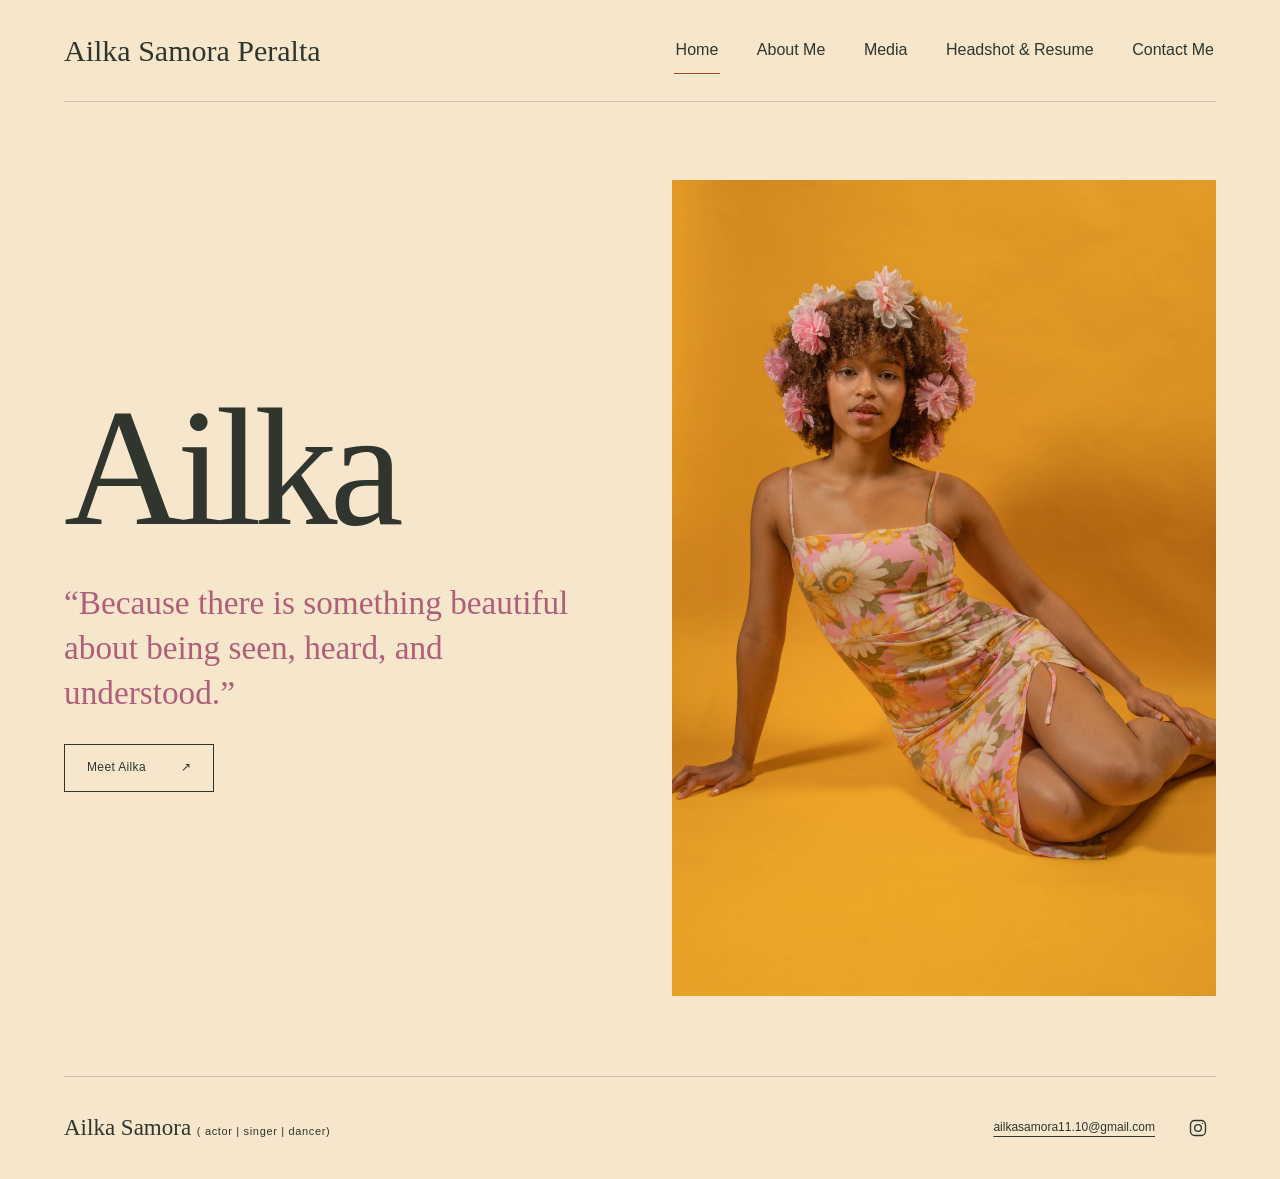
<file: index.html>
<!doctype html>
<html lang="en">
  <head>
    <meta charset="utf-8">
    <meta name="viewport" content="width=device-width, initial-scale=1">
    <title>
      Home | Ailka Samora
    </title>
    <meta name="description" content="Ailka Samora — actor, singer, and dancer. Explore her artist statement, gallery, headshot, resume, and contact information.">
    <link rel="stylesheet" href="stylesheets/index.css">
    <script src="site.js" defer>
    </script>
  </head>
  <body>
    <a class="skip-link" href="#main">
      Skip to content
    </a>
    <header class="site-header wrap">
      <a class="wordmark" href="index.html" aria-label="Ailka home">
        Ailka Samora Peralta
      </a>
      <nav aria-label="Main navigation">
        <a href="index.html" aria-current="page">
          Home
        </a>
        <a href="about.html">
          About Me
        </a>
        <a href="gallery.html">
          Media
        </a>
        <a href="H&amp;R.html">
          Headshot
          &
          Resume
        </a>
        <a href="contact.html">
          Contact Me
        </a>
      </nav>
    </header>
    <main id="main" class="home-main wrap">
      <div class="home-topline">

      </div>
      <div class="home-hero">
        <div class="home-copy">
          <h1 class="home-title">Ailka</h1>
          <div class="home-bottom">
            <p>
              “Because there is something beautiful about being seen, heard, and understood.”
            </p>
            <a class="button" href="about.html">
              Meet Ailka
              <span aria-hidden="true">↗</span>
            </a>
          </div>
        </div>
        <figure class="home-photo">
          <img src="photos/home-page.jpeg" alt="Ailka Samora — home portrait">
        </figure>
      </div>
    </main>
    <footer class="site-footer wrap">
      <p class="footer-name">
        Ailka Samora
        <span class="footer-role">
          ( actor | singer | dancer)
        </span>
      </p>
      <div class="footer-contact">
        <a href="mailto:ailkasamora11.10@gmail.com">
          ailkasamora11.10@gmail.com
        </a>
        <a class="instagram" href="https://www.instagram.com/ailkasamora/" target="_blank" rel="noopener noreferrer" aria-label="Ailka on Instagram (opens in a new tab)">
          <svg viewBox="0 0 24 24" fill="none" stroke="currentColor" stroke-width="1.6" aria-hidden="true">
            <rect x="3" y="3" width="18" height="18" rx="5"/>
            
            <circle cx="12" cy="12" r="4"/>
            
            <circle cx="17.5" cy="6.5" r=".8" fill="currentColor" stroke="none"/>
            
          </svg>
        </a>
      </div>
    </footer>
  </body>
</html>
</file>
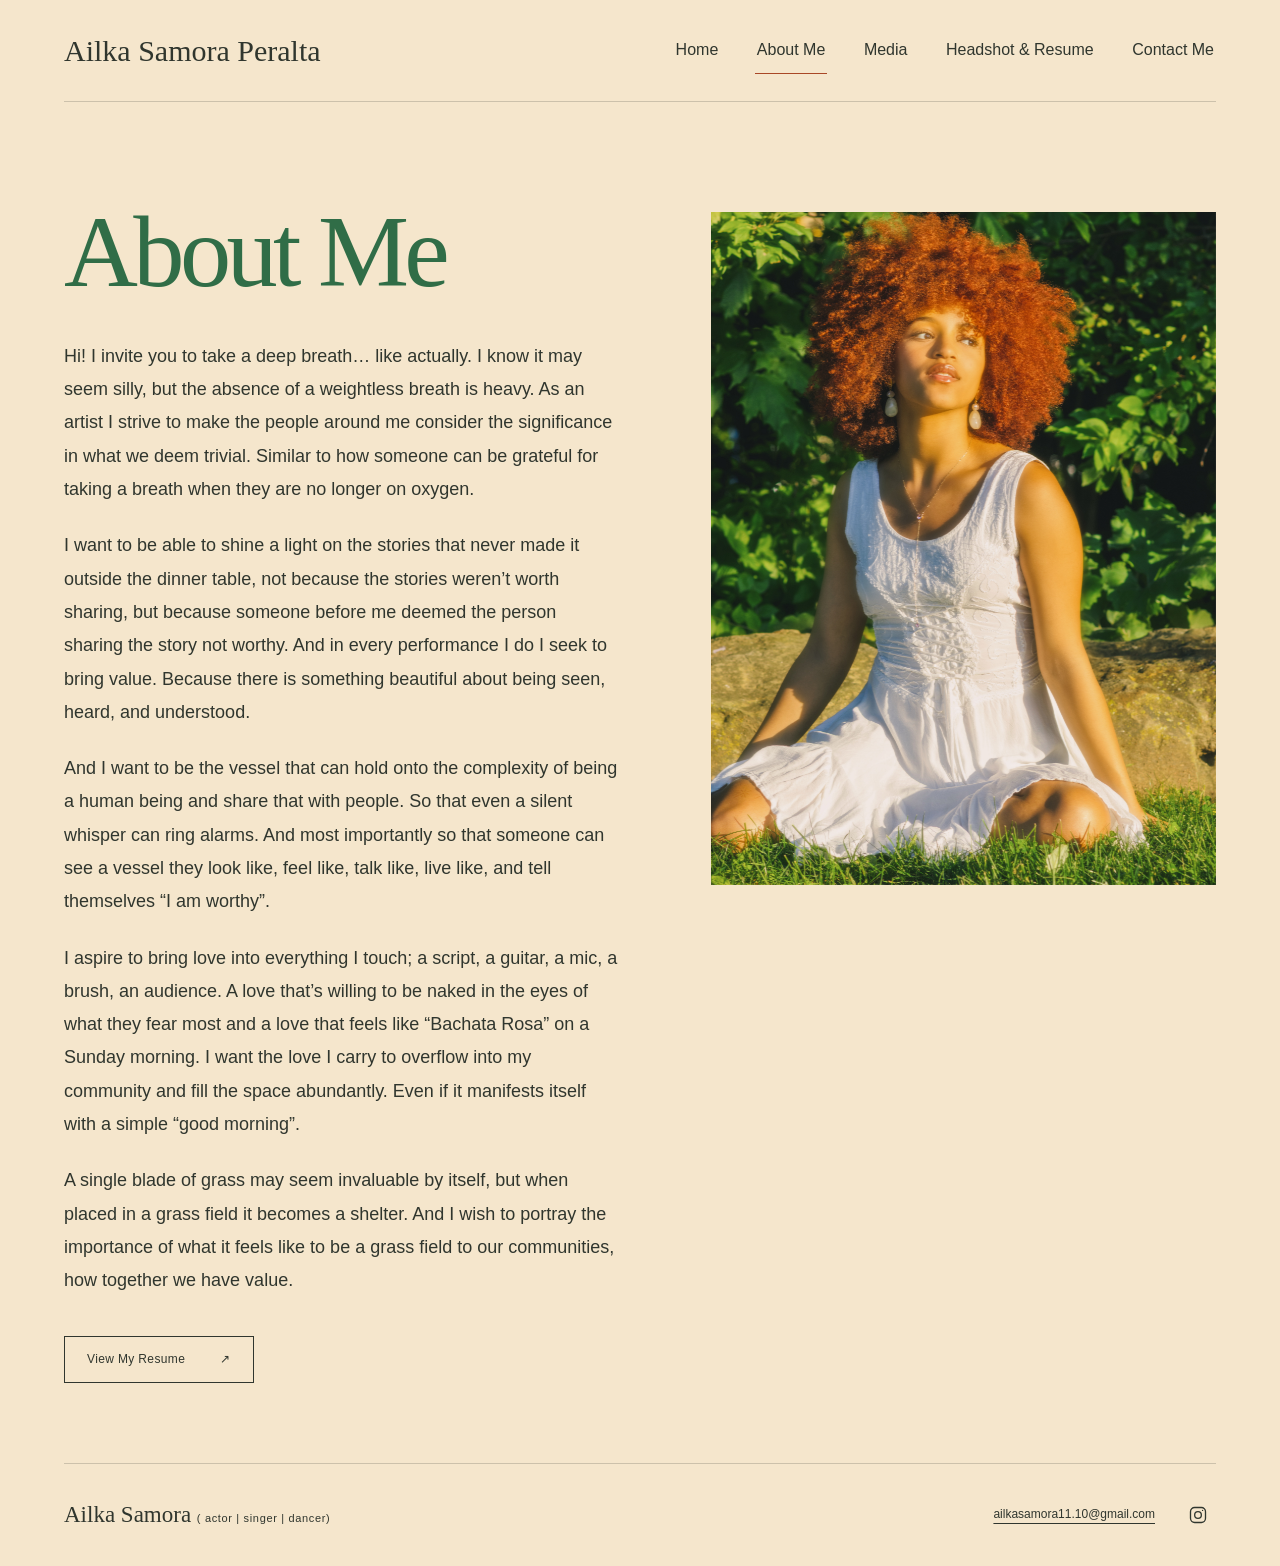
<file: about.html>
<!doctype html>
<html lang="en">
  <head>
    <meta charset="utf-8">
    <meta name="viewport" content="width=device-width, initial-scale=1">
    <title>
      About Me | Ailka Samora
    </title>
    <meta name="description" content="Ailka Samora — actor, singer, and dancer. Explore her artist statement, gallery, headshot, resume, and contact information.">
    <link rel="stylesheet" href="stylesheets/about.css">
    <script src="site.js" defer>
    </script>
  </head>
  <body>
    <a class="skip-link" href="#main">
      Skip to content
    </a>
    <header class="site-header wrap">
      <a class="wordmark" href="index.html" aria-label="Ailka home">
        Ailka Samora Peralta
      </a>
      <nav aria-label="Main navigation">
        <a href="index.html">
          Home
        </a>
        <a href="about.html" aria-current="page">
          About Me
        </a>
        <a href="gallery.html">
          Media
        </a>
        <a href="H&amp;R.html">
          Headshot
          &
          Resume
        </a>
        <a href="contact.html">
          Contact Me
        </a>
      </nav>
    </header>
    <main id="main" class="about-layout wrap">
      <section class="about-copy">
        <h1>
          About Me
        </h1>
        <div class="statement">
          <p>
            Hi! I invite you to take a deep breath… like actually. I know it may seem silly, but the absence of a weightless breath is heavy. As an artist I strive to make the people around me consider the significance in what we deem trivial. Similar to how someone can be grateful for taking a breath when they are no longer on oxygen.
          </p>
          <p>
            I want to be able to shine a light on the stories that never made it outside the dinner table, not because the stories weren’t worth sharing, but because someone before me deemed the person sharing the story not worthy. And in every performance I do I seek to bring value. Because there is something beautiful about being seen, heard, and understood.
          </p>
          <p>
            And I want to be the vessel that can hold onto the complexity of being a human being and share that with people. So that even a silent whisper can ring alarms. And most importantly so that someone can see a vessel they look like, feel like, talk like, live like, and tell themselves “I am worthy”.
          </p>
          <p>
            I aspire to bring love into everything I touch; a script, a guitar, a mic, a brush, an audience. A love that’s willing to be naked in the eyes of what they fear most and a love that feels like “Bachata Rosa” on a Sunday morning. I want the love I carry to overflow into my community and fill the space abundantly. Even if it manifests itself with a simple “good morning”.
          </p>
          <p>
            A single blade of grass may seem invaluable by itself, but when placed in a grass field it becomes a shelter. And I wish to portray the importance of what it feels like to be a grass field to our communities, how together we have value.
          </p>
        </div>
        <a class="button" href="H&amp;R.html">
          View My Resume
          <span aria-hidden="true">
            ↗
          </span>
        </a>
      </section>
      <figure class="about-photo">
        <img src="photos/about-me.jpeg" alt="Portrait of Ailka Samora" >
      </figure>
    </main>
    <footer class="site-footer wrap">
      <p class="footer-name">
        Ailka Samora
        <span class="footer-role">
          ( actor | singer | dancer)
        </span>
      </p>
      <div class="footer-contact">
        <a href="mailto:ailkasamora11.10@gmail.com">
          ailkasamora11.10@gmail.com
        </a>
        <a class="instagram" href="https://www.instagram.com/ailkasamora/" target="_blank" rel="noopener noreferrer" aria-label="Ailka on Instagram (opens in a new tab)">
          <svg viewBox="0 0 24 24" fill="none" stroke="currentColor" stroke-width="1.6" aria-hidden="true">
            <rect x="3" y="3" width="18" height="18" rx="5"/>
            
            <circle cx="12" cy="12" r="4"/>
            
            <circle cx="17.5" cy="6.5" r=".8" fill="currentColor" stroke="none"/>
            
          </svg>
        </a>
      </div>
    </footer>
  </body>
</html>
</file>
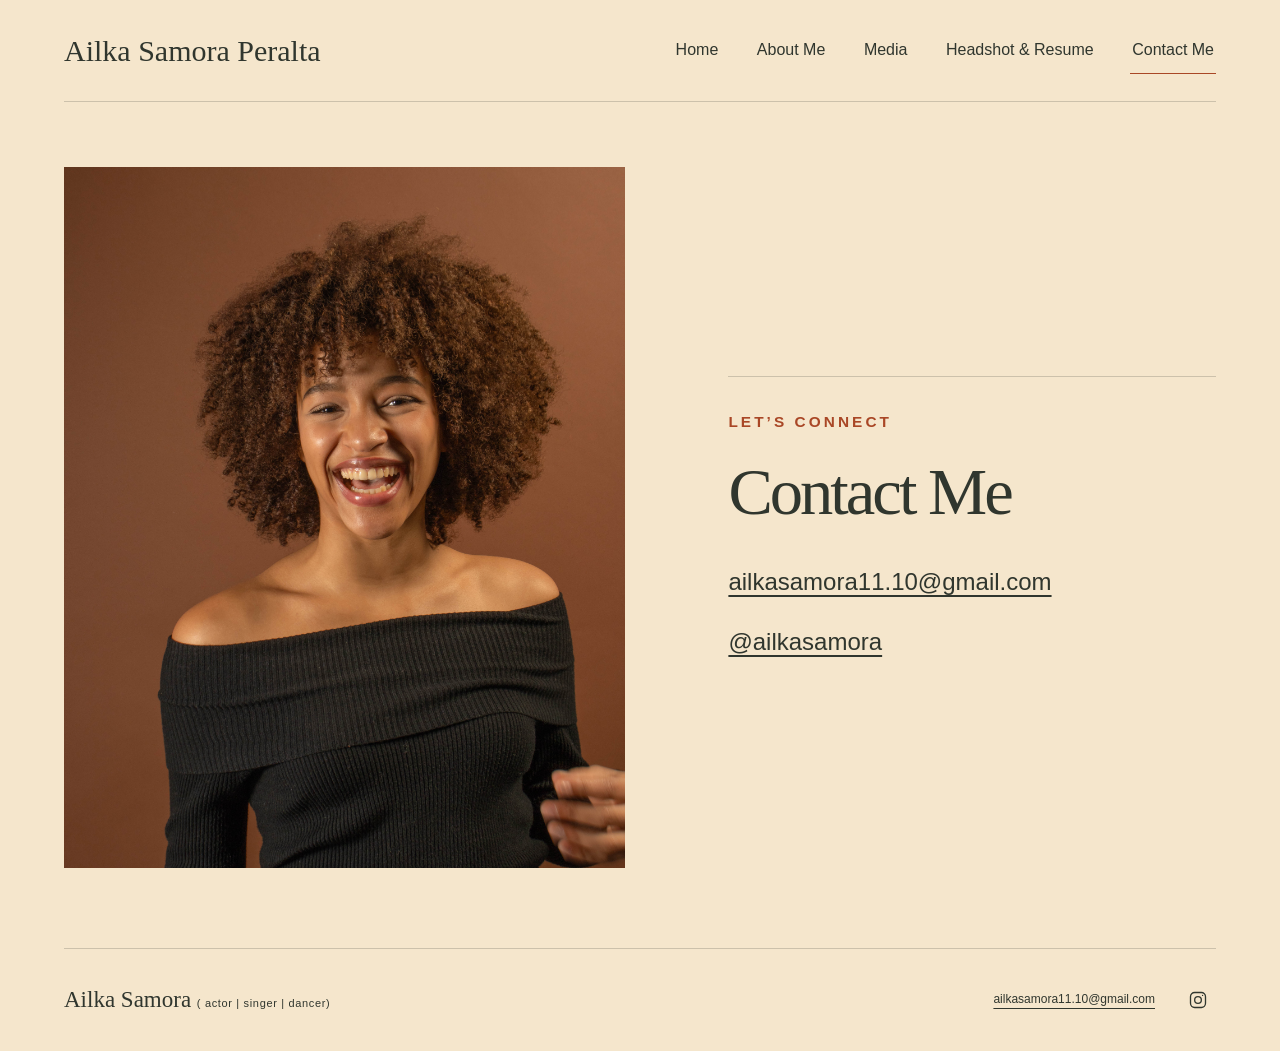
<file: contact.html>
<!doctype html>
<html lang="en">
  <head>
    <meta charset="utf-8">
    <meta name="viewport" content="width=device-width, initial-scale=1">
    <title>
      Contact Me | Ailka Samora
    </title>
    <meta name="description" content="Ailka Samora — actor, singer, and dancer. Explore her artist statement, gallery, headshot, resume, and contact information.">
    <link rel="stylesheet" href="stylesheets/contact.css">
    <script src="site.js" defer>
    </script>
  </head>
  <body>
    <a class="skip-link" href="#main">
      Skip to content
    </a>
    <header class="site-header wrap">
      <a class="wordmark" href="index.html" aria-label="Ailka home">
        Ailka Samora Peralta
      </a>
      <nav aria-label="Main navigation">
        <a href="index.html">
          Home
        </a>
        <a href="about.html">
          About Me
        </a>
        <a href="gallery.html">
          Media
        </a>
        <a href="H&amp;R.html">
          Headshot
          &
          Resume
        </a>
        <a href="contact.html" aria-current="page">
          Contact Me
        </a>
      </nav>
    </header>
    <main id="main" class="contact-layout wrap">
      <section class="contact-portrait">
        <img src="photos/contact.jpeg" data-fallback="photos/photo-placeholder.svg" alt="Ailka Samora headshot" >
      </section>
      <section class="contact-copy">
        <p class="eyebrow">
          Let’s connect
        </p>
        <h2>
          Contact Me
        </h2>
        <a href="mailto:ailkasamora11.10@gmail.com">
          ailkasamora11.10@gmail.com
        </a>
        <a href="https://www.instagram.com/ailkasamora/" target="_blank" rel="noopener noreferrer">
          @ailkasamora
        </a>
      </section>
    </main>
    <footer class="site-footer wrap">
      <p class="footer-name">
        Ailka Samora
        <span class="footer-role">
          ( actor | singer | dancer)
        </span>
      </p>
      <div class="footer-contact">
        <a href="mailto:ailkasamora11.10@gmail.com">
          ailkasamora11.10@gmail.com
        </a>
        <a class="instagram" href="https://www.instagram.com/ailkasamora/" target="_blank" rel="noopener noreferrer" aria-label="Ailka on Instagram (opens in a new tab)">
          <svg viewBox="0 0 24 24" fill="none" stroke="currentColor" stroke-width="1.6" aria-hidden="true">
            <rect x="3" y="3" width="18" height="18" rx="5"/>
            
            <circle cx="12" cy="12" r="4"/>
            
            <circle cx="17.5" cy="6.5" r=".8" fill="currentColor" stroke="none"/>
            
          </svg>
        </a>
      </div>
    </footer>
  </body>
</html>
</file>
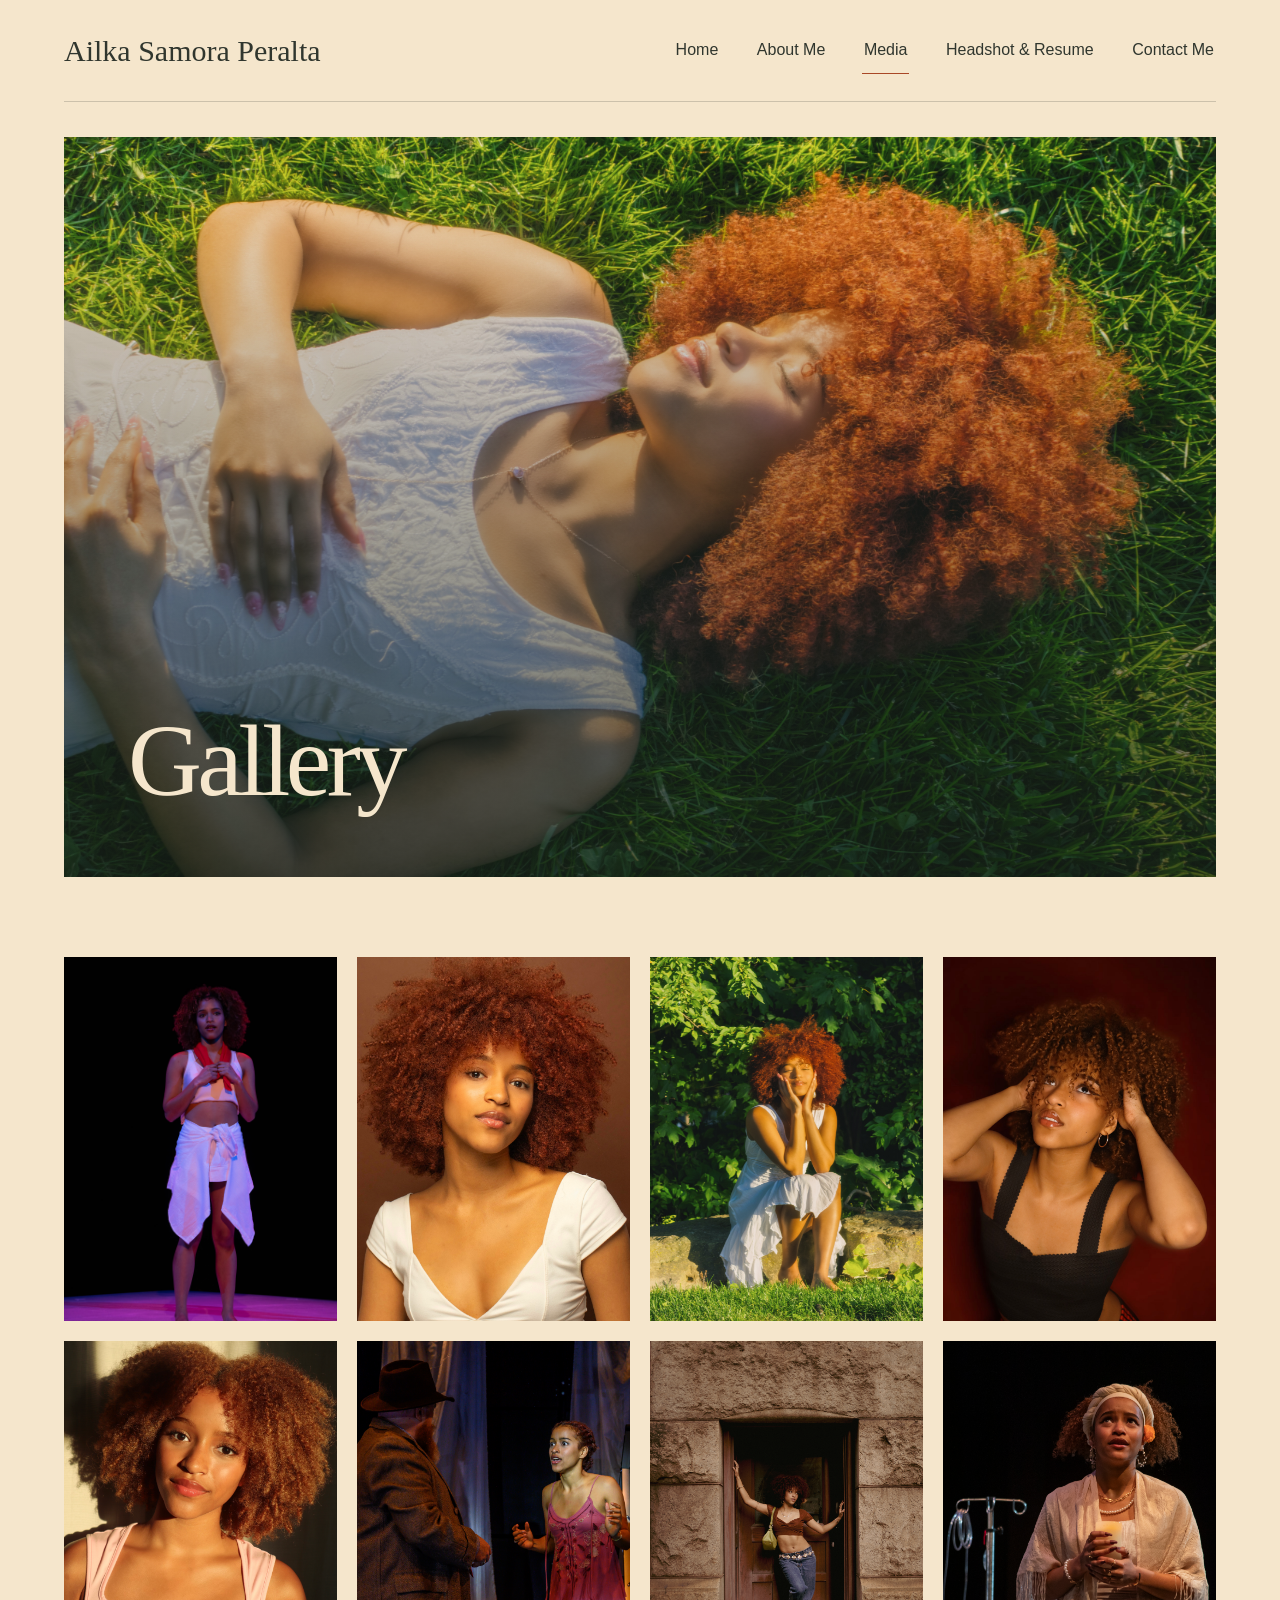
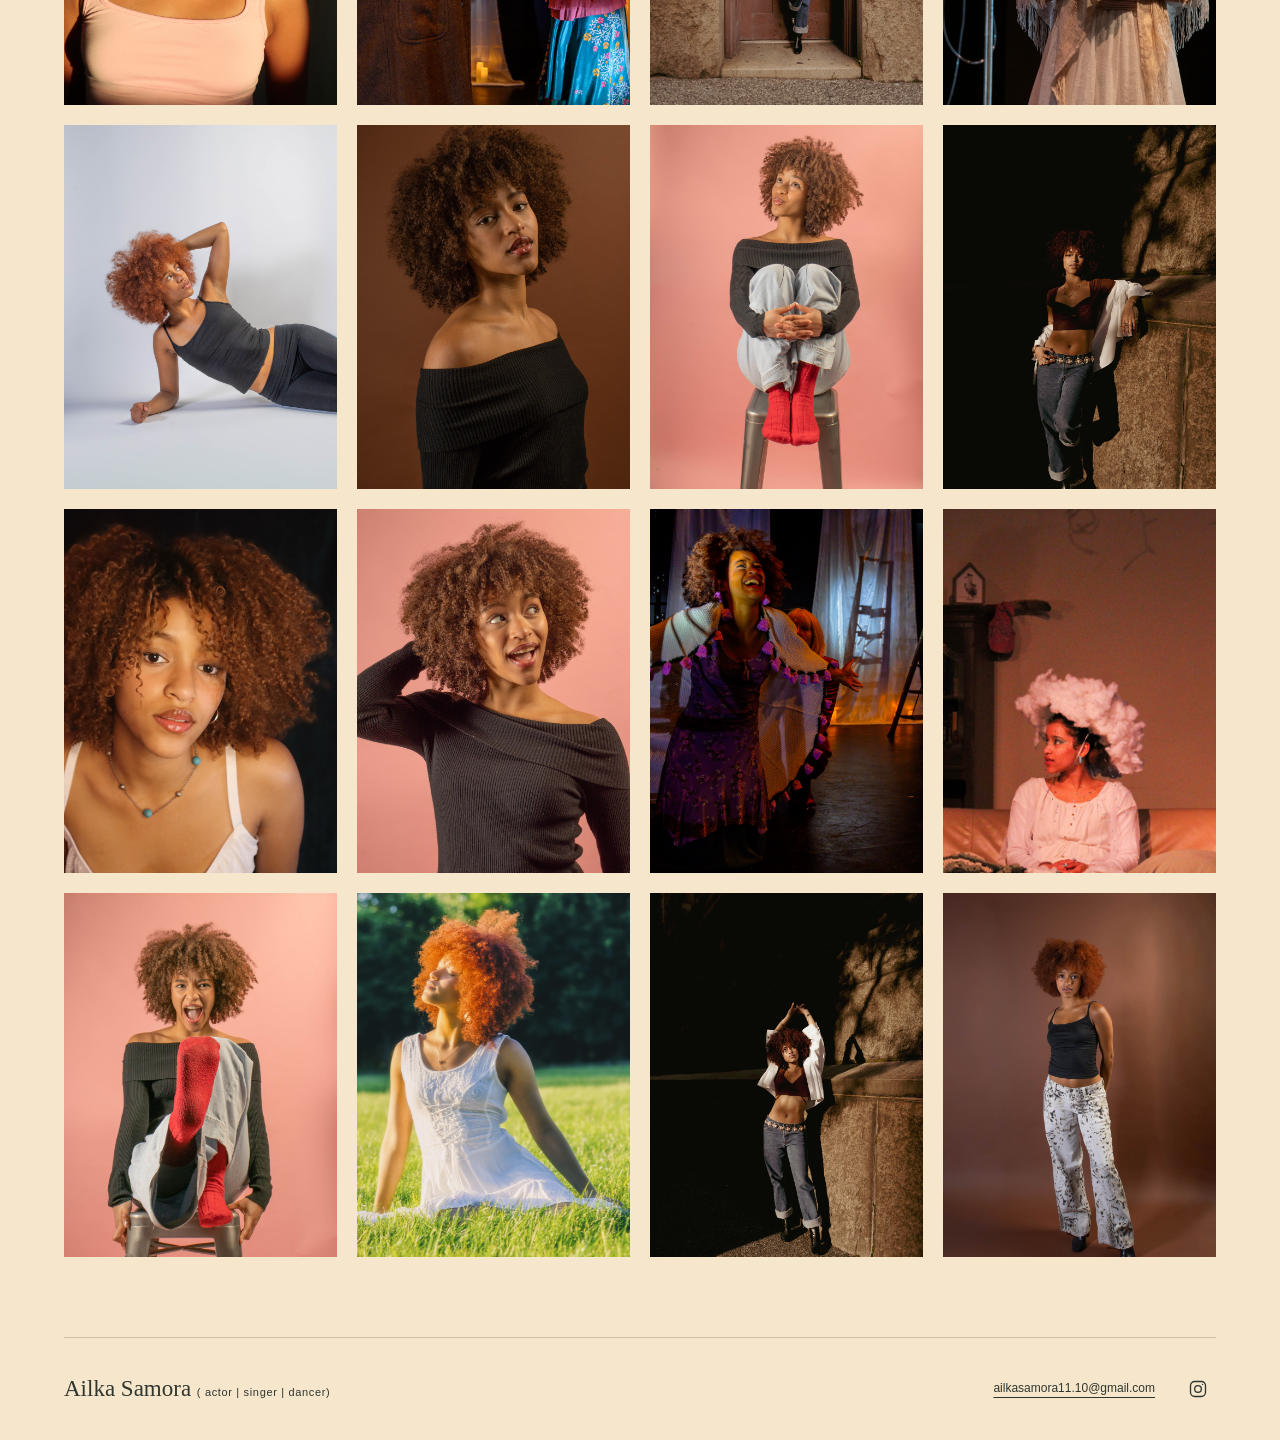
<file: gallery.html>
<!doctype html>
<html lang="en">
  <head>
    <meta charset="utf-8">
    <meta name="viewport" content="width=device-width, initial-scale=1">
    <title>
      Gallery | Ailka Samora
    </title>
    <meta name="description" content="Ailka Samora — actor, singer, and dancer. Explore her artist statement, gallery, headshot, resume, and contact information.">
    <link rel="stylesheet" href="stylesheets/gallery.css">
    <script src="site.js" defer>
    </script>
  </head>
  <body>
    <a class="skip-link" href="#main">
      Skip to content
    </a>
    <header class="site-header wrap">
      <a class="wordmark" href="index.html" aria-label="Ailka home">
        Ailka Samora Peralta
      </a>
      <nav aria-label="Main navigation">
        <a href="index.html">
          Home
        </a>
        <a href="about.html">
          About Me
        </a>
        <a href="gallery.html" aria-current="page">
          Media
        </a>
        <a href="H&amp;R.html">
          Headshot
          &
          Resume
        </a>
        <a href="contact.html">
          Contact Me
        </a>
      </nav>
    </header>
    <main id="main">
      <section class="photo-hero wrap">
        <img src="photos/gallery-header.jpeg" alt="Ailka Samora — portrait" >
        <div>
          <h1>
            Gallery
          </h1>
        </div>
      </section>
      <section class="wrap" aria-label="Photo gallery">
        <div class="gallery-intro">
        </div>
        <div class="gallery-grid">
          <figure>
            <img src="photos/gallery1.jpeg" alt="Ailka Samora — gallery photo 1" >
          </figure>
          <figure>
            <img src="photos/gallery2.jpeg" alt="Ailka Samora — gallery photo 2" >
          </figure>
          <figure>
            <img src="photos/gallery3.jpeg" alt="Ailka Samora — gallery photo 3" >
          </figure>
          <figure>
            <img src="photos/gallery4.jpeg" alt="Ailka Samora — gallery photo 4" >
          </figure>
          <figure>
            <img src="photos/gallery5.jpeg" alt="Ailka Samora — gallery photo 5" >
          </figure>
          <figure>
            <img src="photos/gallery6.jpeg" alt="Ailka Samora — gallery photo 6" >
          </figure>
          <figure>
            <img src="photos/gallery7.jpeg" alt="Ailka Samora — gallery photo 7" >
          </figure>
          <figure>
            <img src="photos/gallery8.jpeg" alt="Ailka Samora — gallery photo 8" >
          </figure>
          <figure>
            <img src="photos/gallery9.jpeg" alt="Ailka Samora — gallery photo 9" >
          </figure>
          <figure>
            <img src="photos/gallery10.jpeg" alt="Ailka Samora — gallery photo 10" >
          </figure>
          <figure>
            <img src="photos/gallery11.jpeg" alt="Ailka Samora — gallery photo 11" >
          </figure>
          <figure>
            <img src="photos/gallery12.jpeg" alt="Ailka Samora — gallery photo 12" >
          </figure>
          <figure>
            <img src="photos/gallery13.jpeg" alt="Ailka Samora — gallery photo 13" >
          </figure>
          <figure>
            <img src="photos/gallery14.jpeg" alt="Ailka Samora — gallery photo 14" >
          </figure>
          <figure>
            <img src="photos/gallery15.jpeg" alt="Ailka Samora — gallery photo 15" >
          </figure>
          <figure>
            <img src="photos/gallery16.jpeg" alt="Ailka Samora — gallery photo 16" >
          </figure>
          <figure>
            <img src="photos/gallery17.jpeg" alt="Ailka Samora — gallery photo 17" >
          </figure>
          <figure>
            <img src="photos/gallery18.jpeg" alt="Ailka Samora — gallery photo 18" >
          </figure>
          <figure>
            <img src="photos/gallery19.jpeg" alt="Ailka Samora — gallery photo 19" >
          </figure>
          <figure>
            <img src="photos/gallery20.jpeg" alt="Ailka Samora — gallery photo 20" >
          </figure>
        </div>
      </section>
    </main>
    <footer class="site-footer wrap">
      <p class="footer-name">
        Ailka Samora
        <span class="footer-role">
          ( actor | singer | dancer)
        </span>
      </p>
      <div class="footer-contact">
        <a href="mailto:ailkasamora11.10@gmail.com">
          ailkasamora11.10@gmail.com
        </a>
        <a class="instagram" href="https://www.instagram.com/ailkasamora/" target="_blank" rel="noopener noreferrer" aria-label="Ailka on Instagram (opens in a new tab)">
          <svg viewBox="0 0 24 24" fill="none" stroke="currentColor" stroke-width="1.6" aria-hidden="true">
            <rect x="3" y="3" width="18" height="18" rx="5"/>
            
            <circle cx="12" cy="12" r="4"/>
            
            <circle cx="17.5" cy="6.5" r=".8" fill="currentColor" stroke="none"/>
            
          </svg>
        </a>
      </div>
    </footer>
  </body>
</html>
</file>
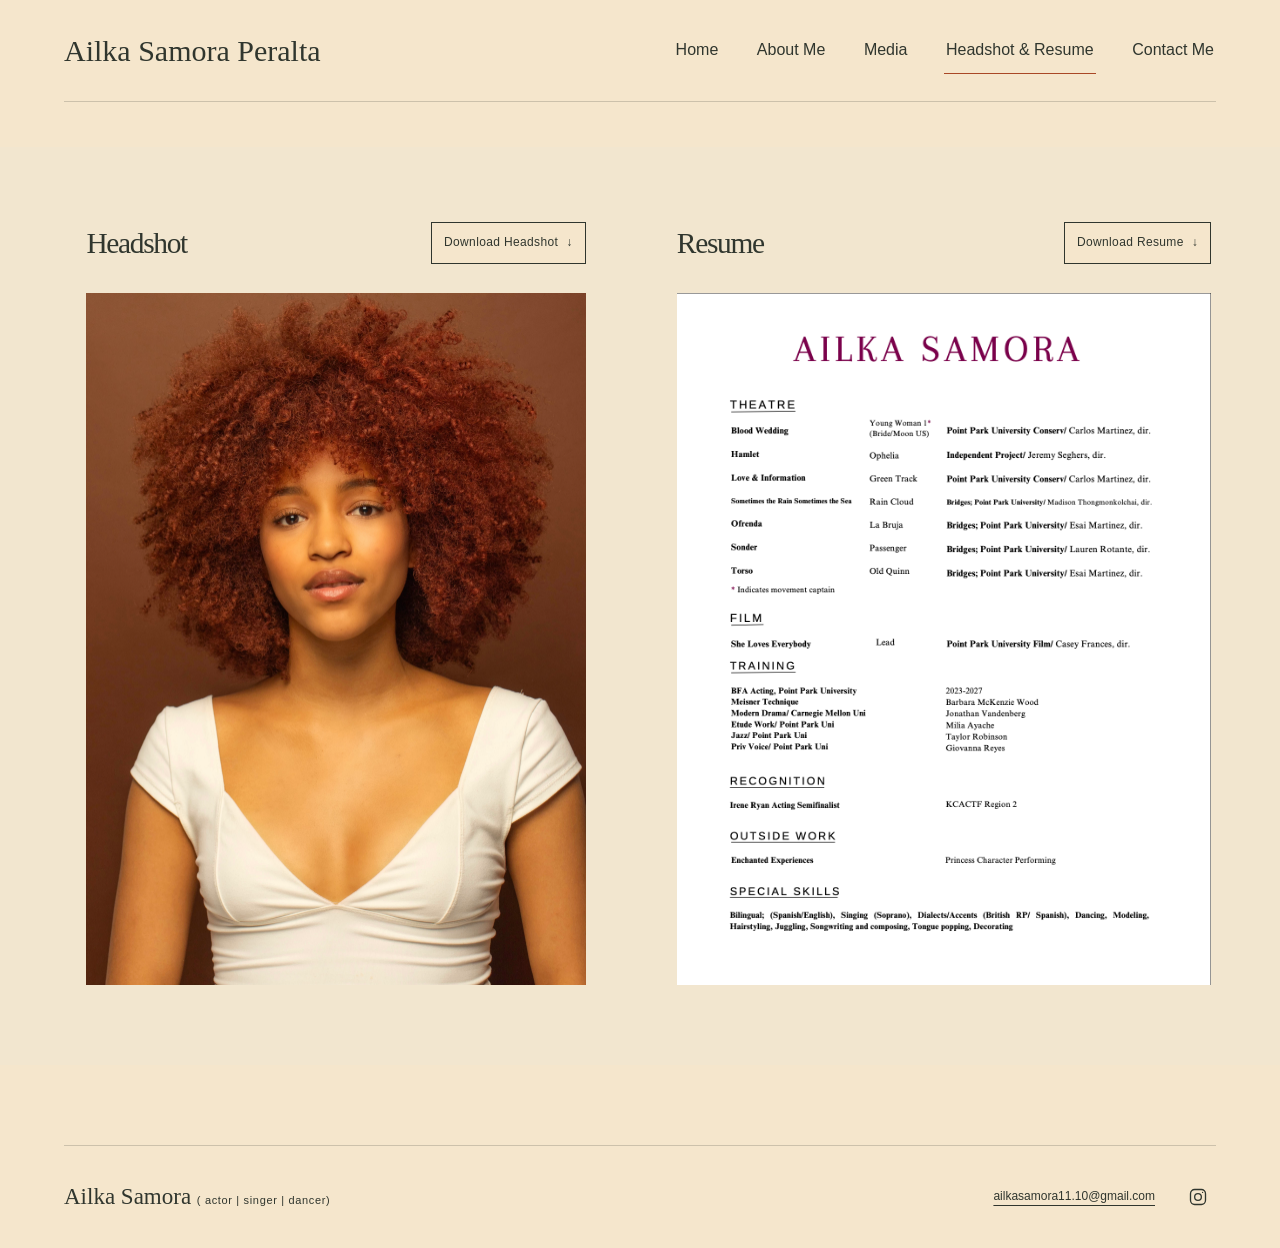
<file: H&R.html>
<!doctype html>
<html lang="en">
  <head>
    <meta charset="utf-8">
    <meta name="viewport" content="width=device-width, initial-scale=1">
    <title>
      Headshot and Resume | Ailka Samora
    </title>
    <meta name="description" content="Ailka Samora — actor, singer, and dancer. Explore her artist statement, gallery, headshot, resume, and contact information.">
    <link rel="stylesheet" href="stylesheets/H&amp;R.css">
    <script src="site.js" defer>
    </script>
  </head>
  <body>
    <a class="skip-link" href="#main">
      Skip to content
    </a>
    <header class="site-header wrap">
      <a class="wordmark" href="index.html" aria-label="Ailka home">
        Ailka Samora Peralta
      </a>
      <nav aria-label="Main navigation">
        <a href="index.html">
          Home
        </a>
        <a href="about.html">
          About Me
        </a>
        <a href="gallery.html">
          Media
        </a>
        <a href="H&amp;R.html" aria-current="page">
          Headshot
          &
          Resume
        </a>
        <a href="contact.html">
          Contact Me
        </a>
      </nav>
    </header>
    <main id="main">

      <div class="resource-section">
        <div class="resource-grid wrap">
          <section>
            <div class="resource-heading">
              <h2>
                Headshot
              </h2>
              <a id="download-headshot" class="button" href="photos/headshot.jpeg" download="Ailka-Samora-Headshot.jpeg">
                Download Headshot
                <span aria-hidden="true">
                  ↓
                </span>
              </a>
            </div>
            <img src="photos/headshot.jpeg" alt="Ailka Samora headshot" class="resource-image" data-download="download-headshot">
          </section>
          <section>
            <div class="resource-heading">
              <h2>
                Resume
              </h2>
              <a id="download-resume" class="button" href="resume/ailka-resume.pdf" download="Ailka-Samora-Resume.pdf">
                Download Resume
                <span aria-hidden="true">
                  ↓
                </span>
              </a>
            </div>
            <img src="resume/ailka-resume.png" alt="Ailka Samora resume" class="resource-image" data-download="download-resume">
          </section>
        </div>
      </div>
    </main>
    <footer class="site-footer wrap">
      <p class="footer-name">
        Ailka Samora
        <span class="footer-role">
          ( actor | singer | dancer)
        </span>
      </p>
      <div class="footer-contact">
        <a href="mailto:ailkasamora11.10@gmail.com">
          ailkasamora11.10@gmail.com
        </a>
        <a class="instagram" href="https://www.instagram.com/ailkasamora/" target="_blank" rel="noopener noreferrer" aria-label="Ailka on Instagram (opens in a new tab)">
          <svg viewBox="0 0 24 24" fill="none" stroke="currentColor" stroke-width="1.6" aria-hidden="true">
            <rect x="3" y="3" width="18" height="18" rx="5"/>
            
            <circle cx="12" cy="12" r="4"/>
            
            <circle cx="17.5" cy="6.5" r=".8" fill="currentColor" stroke="none"/>
            
          </svg>
        </a>
      </div>
    </footer>
  </body>
</html>
</file>
<file: stylesheets/index.css>
@import url("shared.css");

/* Name and quote on the left; the entire photograph on the right. */
.home-hero {
  display: grid;
  grid-template-columns: minmax(0, 1fr) minmax(0, 1fr);
  align-items: center;
  gap: clamp(24px, 5vw, 80px);
  padding-top: 30px;
}

.home-copy {
  min-width: 0;
}

.home-title {
  font-size: clamp(80px, 13vw, 200px);
  line-height: 1;
  padding: 0;
}

.home-bottom {
  flex-direction: column;
  align-items: flex-start;
  gap: 28px;
  padding-top: 30px;
}

.home-bottom p {
  color: var(--quote-pink);
  font-size: clamp(24px, 2.6vw, 38px);
  line-height: 1.35;
}

.home-photo {
  height: auto;
  margin: 0;
  background: transparent;
}

.home-photo img {
  height: auto;
  object-fit: contain;
}

@media (max-width: 700px) {
  .home-hero {
    grid-template-columns: minmax(0, 1fr);
    gap: 35px;
  }

  .home-title {
    font-size: clamp(80px, 24vw, 150px);
  }
}
</file>
<file: stylesheets/about.css>
@import url("shared.css");

.about-copy h1 {
  color: var(--jade);
}

.statement p {
  font-size: 18px;
  line-height: 1.85;
}
</file>
<file: stylesheets/contact.css>
@import url("shared.css");

/* The title spans both the photo and the contact information. */
.contact-layout {
  column-gap: 9%;
  row-gap: 45px;
}

.contact-title {
  grid-column: 1 / -1;
  text-align: center;
  white-space: nowrap;
  font-size: clamp(24px, 7.5vw, 96px);
}

/* Larger type gives the contact information more presence beside the portrait. */
.contact-copy {
  padding-top: 32px;
}

.contact-copy .eyebrow {
  font-size: clamp(13px, 1.2vw, 17px);
}

.contact-copy h2 {
  font-size: clamp(48px, 5.2vw, 70px);
  margin: 24px 0 38px;
}

.contact-copy a {
  font-size: clamp(18px, 1.9vw, 24px);
  line-height: 1.5;
  margin-top: 24px;
}

@media (max-width: 600px) {
  .contact-layout {
    gap: 30px;
  }
}
</file>
<file: stylesheets/gallery.css>
@import url("shared.css");
/* Add styles specific to this page below. */
</file>
